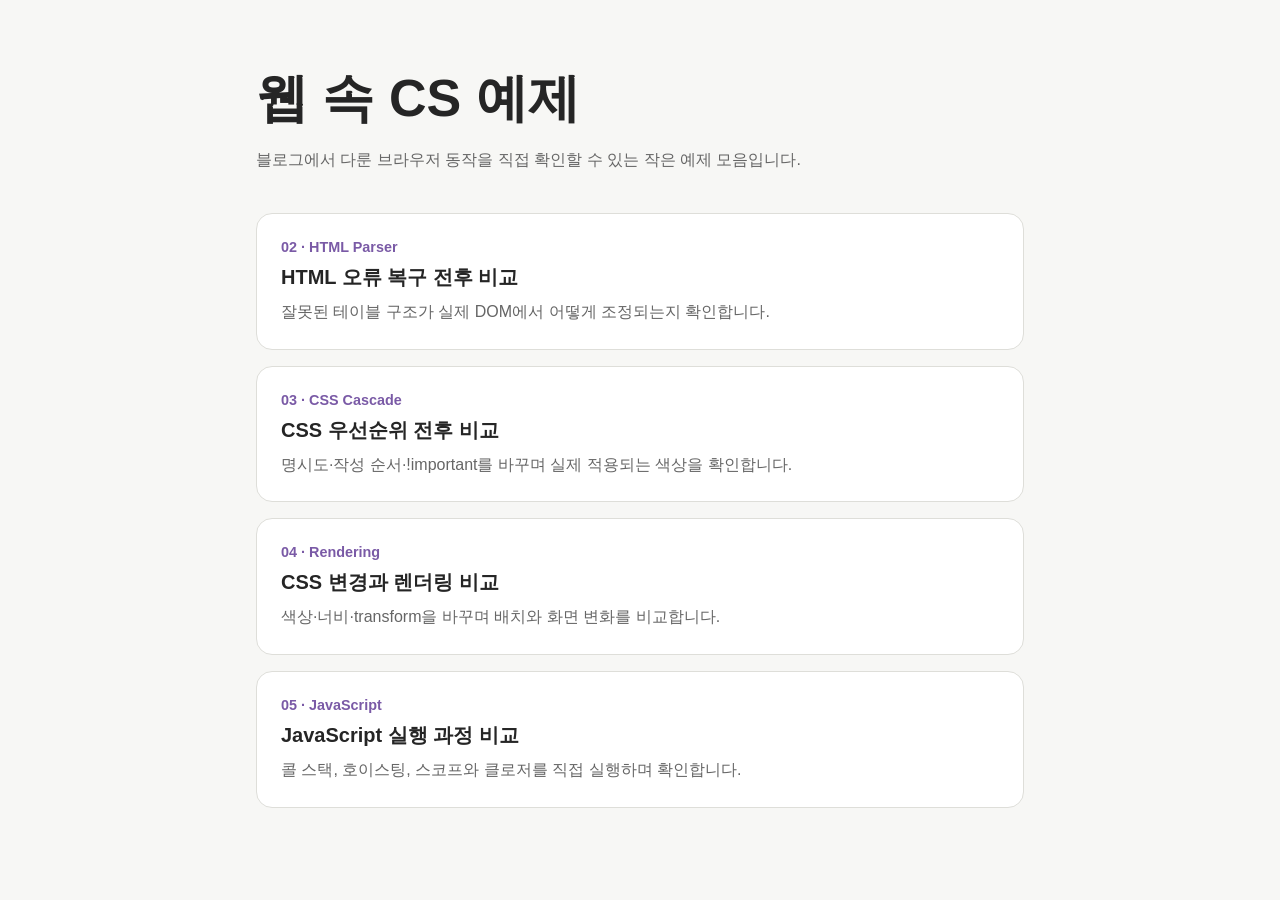
<file: index.html>
<!doctype html>
<html lang="ko">
  <head>
    <meta charset="UTF-8" />
    <meta name="viewport" content="width=device-width, initial-scale=1.0" />
    <title>웹 속 CS 예제</title>
    <style>
      * { box-sizing: border-box; }
      body {
        margin: 0;
        min-height: 100vh;
        padding: 4rem 1.5rem;
        background: #f7f7f5;
        color: #252525;
        font-family: Pretendard, "Apple SD Gothic Neo", sans-serif;
      }
      main { width: min(48rem, 100%); margin: 0 auto; }
      h1 { margin: 0 0 0.75rem; font-size: clamp(2rem, 6vw, 3.25rem); }
      .description { margin: 0 0 2.5rem; color: #666; line-height: 1.7; }
      .example {
        display: block;
        padding: 1.5rem;
        border: 1px solid #deded9;
        border-radius: 1rem;
        background: #fff;
        color: inherit;
        text-decoration: none;
        transition: transform 0.2s ease, box-shadow 0.2s ease;
      }
      .example:hover {
        transform: translateY(-0.2rem);
        box-shadow: 0 0.8rem 2rem rgb(0 0 0 / 8%);
      }
      .example + .example { margin-top: 1rem; }
      .number { color: #7a5aa6; font-size: 0.9rem; font-weight: 700; }
      h2 { margin: 0.5rem 0; font-size: 1.25rem; }
      .example p { margin: 0; color: #666; line-height: 1.6; }
    </style>
  </head>
  <body>
    <main>
      <h1>웹 속 CS 예제</h1>
      <p class="description">블로그에서 다룬 브라우저 동작을 직접 확인할 수 있는 작은 예제 모음입니다.</p>

      <a class="example" href="./02-html-parser/error-recovery/">
        <span class="number">02 · HTML Parser</span>
        <h2>HTML 오류 복구 전후 비교</h2>
        <p>잘못된 테이블 구조가 실제 DOM에서 어떻게 조정되는지 확인합니다.</p>
      </a>
      <a class="example" href="./03-css-cascade/">
        <span class="number">03 · CSS Cascade</span>
        <h2>CSS 우선순위 전후 비교</h2>
        <p>명시도·작성 순서·!important를 바꾸며 실제 적용되는 색상을 확인합니다.</p>
      </a>
      <a class="example" href="./04-rendering/">
        <span class="number">04 · Rendering</span>
        <h2>CSS 변경과 렌더링 비교</h2>
        <p>색상·너비·transform을 바꾸며 배치와 화면 변화를 비교합니다.</p>
      </a>
      <a class="example" href="./05-javascript-execution/">
        <span class="number">05 · JavaScript</span>
        <h2>JavaScript 실행 과정 비교</h2>
        <p>콜 스택, 호이스팅, 스코프와 클로저를 직접 실행하며 확인합니다.</p>
      </a>
    </main>
  </body>
</html>
</file>
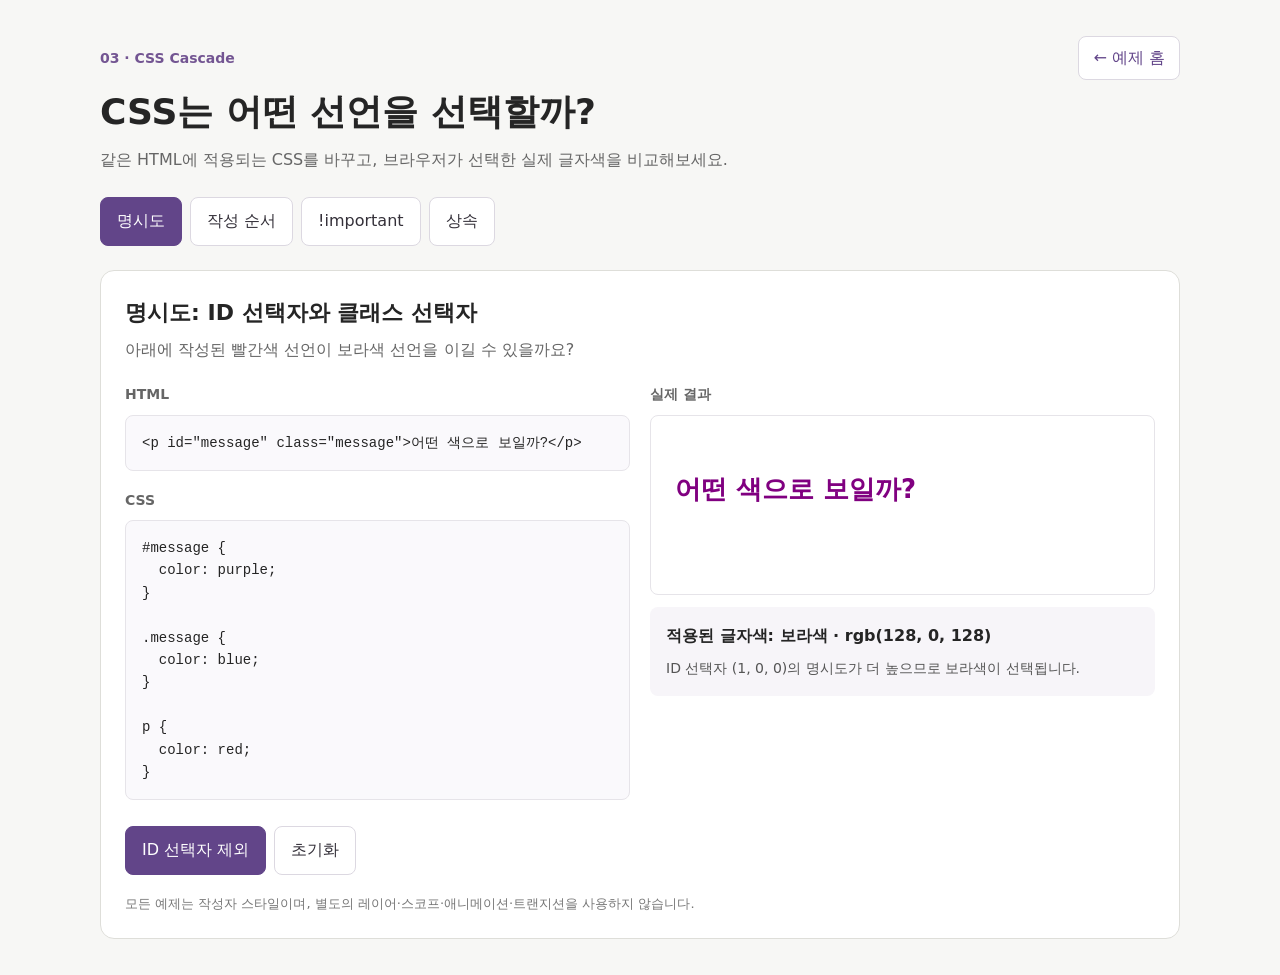
<file: 03-css-cascade/index.html>
<!doctype html>
<html lang="ko">
  <head>
    <meta charset="UTF-8" />
    <meta name="viewport" content="width=device-width, initial-scale=1.0" />
    <title>CSS 우선순위 비교 | 웹 속 CS 예제</title>
    <style>
      * { box-sizing: border-box; }
      body { margin: 0; padding: 36px 24px; background: #f7f7f5; color: #252525; font-family: "Apple SD Gothic Neo", system-ui, sans-serif; line-height: 1.65; }
      main { max-width: 1080px; margin: auto; }
      .topbar { display: flex; align-items: center; justify-content: space-between; gap: 16px; flex-wrap: wrap; margin-bottom: 8px; }
      .home-link { display: inline-flex; align-items: center; min-height: 44px; padding: 8px 14px; border: 1px solid #dcd8e1; border-radius: 8px; background: #fff; color: #624589; text-decoration: none; }
      .home-link:hover { background: #eee9f4; }
      .home-link:focus-visible { outline: 3px solid #a58abd; outline-offset: 3px; }
      .eyebrow { margin: 0; color: #735592; font-size: 14px; font-weight: 700; }
      h1 { margin: 6px 0 10px; font-size: clamp(25px, 4vw, 36px); line-height: 1.35; }
      .intro { margin: 0 0 24px; color: #666; }
      nav { display: flex; gap: 8px; flex-wrap: wrap; margin-bottom: 24px; }
      button { min-height: 44px; padding: 10px 16px; border: 1px solid #dcd8e1; border-radius: 8px; background: #fff; color: #343039; font: inherit; cursor: pointer; }
      button[aria-pressed="true"], #change { background: #624589; border-color: #624589; color: #fff; }
      button:focus-visible { outline: 3px solid #a58abd; outline-offset: 3px; }
      .panel { padding: 24px; border: 1px solid #deded9; border-radius: 14px; background: #fff; }
      h2 { margin: 0 0 6px; font-size: 22px; }
      #description { margin: 0 0 20px; color: #666; }
      .columns { display: grid; grid-template-columns: minmax(0, 1fr) minmax(0, 1fr); gap: 20px; }
      h3 { margin: 0 0 8px; color: #666; font-size: 14px; font-weight: 600; }
      pre { margin: 0 0 18px; padding: 16px; overflow: auto; border: 1px solid #e6e4e9; border-radius: 8px; background: #faf9fc; font-size: 14px; line-height: 1.6; }
      code { font-family: ui-monospace, SFMono-Regular, Menlo, monospace; }
      iframe { display: block; width: 100%; height: 180px; border: 1px solid #e6e4e9; border-radius: 8px; background: #fff; }
      .result { padding: 16px; margin-top: 12px; border-radius: 8px; background: #f7f5f9; }
      #result { margin: 0 0 8px; font-weight: 700; }
      #reason { margin: 0; font-size: 14px; color: #555; }
      .controls { display: flex; gap: 8px; flex-wrap: wrap; margin-top: 8px; }
      .note { margin: 18px 0 0; font-size: 13px; color: #777; }
      @media (max-width: 680px) { body { padding: 24px 16px; } .panel { padding: 16px; } .columns { grid-template-columns: 1fr; } }
    </style>
  </head>
  <body>
    <main>
      <div class="topbar">
        <p class="eyebrow">03 · CSS Cascade</p>
        <a class="home-link" href="../">← 예제 홈</a>
      </div>
      <h1>CSS는 어떤 선언을 선택할까?</h1>
      <p class="intro">같은 HTML에 적용되는 CSS를 바꾸고, 브라우저가 선택한 실제 글자색을 비교해보세요.</p>
      <nav aria-label="비교할 예제">
        <button type="button" data-example="specificity" aria-pressed="true">명시도</button>
        <button type="button" data-example="order" aria-pressed="false">작성 순서</button>
        <button type="button" data-example="important" aria-pressed="false">!important</button>
        <button type="button" data-example="inheritance" aria-pressed="false">상속</button>
      </nav>
      <section class="panel" aria-labelledby="example-title">
        <h2 id="example-title"></h2>
        <p id="description"></p>
        <div class="columns">
          <div>
            <h3>HTML</h3>
            <pre><code id="html-code"></code></pre>
            <h3>CSS</h3>
            <pre><code id="css-code"></code></pre>
          </div>
          <div>
            <h3>실제 결과</h3>
            <iframe id="preview" title="CSS 적용 결과"></iframe>
            <div class="result">
              <p id="result" role="status"></p>
              <p id="reason"></p>
            </div>
          </div>
        </div>
        <div class="controls">
          <button id="change" type="button"></button>
          <button id="reset" type="button">초기화</button>
        </div>
        <p class="note">모든 예제는 작성자 스타일이며, 별도의 레이어·스코프·애니메이션·트랜지션을 사용하지 않습니다.</p>
      </section>
    </main>
    <script>
      const html = '<p id="message" class="message">어떤 색으로 보일까?</p>';
      const examples = {
        specificity: {
          title: '명시도: ID 선택자와 클래스 선택자',
          description: '아래에 작성된 빨간색 선언이 보라색 선언을 이길 수 있을까요?',
          before: '#message {\n  color: purple;\n}\n\n.message {\n  color: blue;\n}\n\np {\n  color: red;\n}',
          after: '.message {\n  color: blue;\n}\n\np {\n  color: red;\n}',
          action: ['ID 선택자 제외', 'ID 선택자 복원'],
          reason: [
            'ID 선택자 (1, 0, 0)의 명시도가 더 높으므로 보라색이 선택됩니다.',
            'ID 규칙을 제외하면 클래스 선택자 (0, 1, 0)가 태그 선택자 (0, 0, 1)보다 우선합니다.',
          ],
        },
        order: {
          title: '작성 순서: 같은 선택자를 두 번 작성하면?',
          description: '선택자와 중요도는 그대로 두고, 선언 순서만 바꿔보세요.',
          before: '.message {\n  color: blue;\n}\n\n.message {\n  color: red;\n}',
          after: '.message {\n  color: red;\n}\n\n.message {\n  color: blue;\n}',
          action: ['작성 순서 뒤집기', '원래 순서로 복원'],
          reason: [
            '앞선 조건과 명시도가 같으므로 나중에 작성한 빨간색 선언이 선택됩니다.',
            '순서를 바꾸면 나중에 작성된 파란색 선언이 선택됩니다.',
          ],
        },
        important: {
          title: '!important: 명시도 비교보다 먼저',
          description: '클래스 선언에 !important를 붙이면 결과는 어떻게 달라질까요?',
          before: '#message {\n  color: purple;\n}\n\n.message {\n  color: blue;\n}',
          after: '#message {\n  color: purple;\n}\n\n.message {\n  color: blue !important;\n}',
          action: ['!important 적용', '!important 제거'],
          reason: [
            '두 선언이 모두 일반 선언이므로 명시도가 높은 ID 선택자의 보라색이 선택됩니다.',
            '중요도는 명시도보다 먼저 비교합니다. important 선언이 ID 선택자의 일반 선언보다 우선합니다.',
          ],
        },
        inheritance: {
          title: '상속: 부모의 어떤 값이 전달될까?',
          description: '부모의 글자색과 여백이 자식에게 모두 전달되는지 확인해보세요.',
          html: '<div class="parent">\n  <div id="message" class="message">부모의 색을 물려받을까?</div>\n</div>',
          before: '.parent {\n  color: purple;\n  margin: 24px;\n}',
          after: '.parent {\n  color: purple;\n  margin: 24px;\n}\n\n.message {\n  color: blue;\n}',
          action: ['자식 색상 직접 지정', '자식 색상 지정 제거'],
          reason: [
            '자식은 부모의 color를 상속하지만, margin은 상속하지 않아 초기값 0을 사용합니다. 점선은 부모 영역을 나타냅니다.',
            '자식에 color를 직접 지정하면 부모의 보라색을 상속하는 대신 자신의 파란색 선언을 사용합니다. 자식 margin은 여전히 0입니다.',
          ],
        },
      };

      let currentExample = 'specificity';
      let changed = false;
      const preview = document.getElementById('preview');
      const result = document.getElementById('result');
      const changeButton = document.getElementById('change');

      // 화면 설명과 별개로 실제 렌더링된 색을 읽음
      preview.addEventListener('load', () => {
        const target = preview.contentDocument.getElementById('message');
        const computedStyle = preview.contentWindow.getComputedStyle(target);
        const color = computedStyle.color;
        const names = {
          'rgb(128, 0, 128)': '보라색',
          'rgb(0, 0, 255)': '파란색',
          'rgb(255, 0, 0)': '빨간색',
        };
        result.textContent = `적용된 글자색: ${names[color] || color} · ${color}`;
        if (currentExample === 'inheritance') {
          result.textContent += ` / 자식 margin: ${computedStyle.margin}`;
        }
      });

      function renderExample() {
        const example = examples[currentExample];
        const exampleHtml = example.html || html;
        const css = changed ? example.after : example.before;
        const state = changed ? 1 : 0;
        document.getElementById('example-title').textContent = example.title;
        document.getElementById('description').textContent = example.description;
        document.getElementById('html-code').textContent = exampleHtml;
        document.getElementById('css-code').textContent = css;
        document.getElementById('reason').textContent = example.reason[state];
        changeButton.textContent = example.action[state];
        result.textContent = '결과 확인 중…';
        document.querySelectorAll('[data-example]').forEach(button => {
          button.setAttribute('aria-pressed', String(button.dataset.example === currentExample));
        });
        // iframe 안에서 실행해 예제와 페이지 꾸밈용 CSS가 섞이지 않게 분리
        preview.srcdoc = `<!doctype html><html lang="ko"><head><meta charset="UTF-8"><style>body { margin: 0; padding: 24px; font-family: system-ui, sans-serif; } p { margin: 32px 0; font-size: 26px; font-weight: 700; } .parent { border: 1px dashed #aaa; padding: 12px; font-size: 22px; font-weight: 700; }</style><style>${css}</style></head><body>${exampleHtml}</body></html>`;
      }

      document.querySelectorAll('[data-example]').forEach(button => {
        button.addEventListener('click', () => {
          currentExample = button.dataset.example;
          changed = false;
          renderExample();
        });
      });
      changeButton.addEventListener('click', () => {
        changed = !changed;
        renderExample();
      });
      document.getElementById('reset').addEventListener('click', () => {
        changed = false;
        renderExample();
      });
      renderExample();
    </script>
  </body>
</html>
</file>
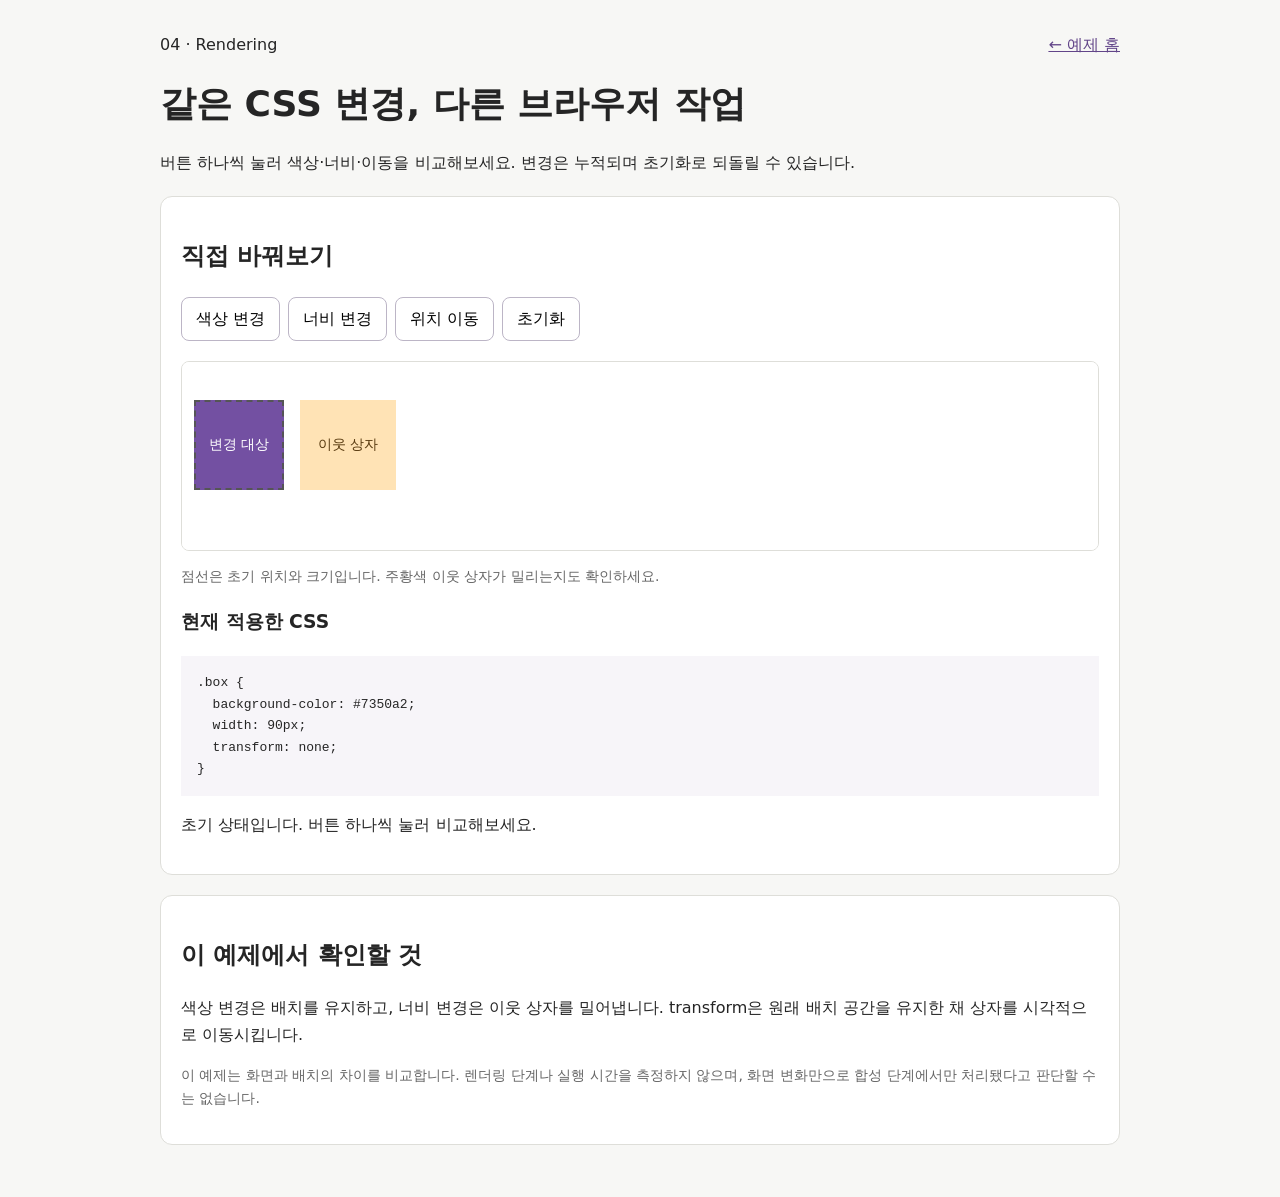
<file: 04-rendering/index.html>
<!doctype html>
<html lang="ko">
<head>
  <meta charset="UTF-8">
  <meta name="viewport" content="width=device-width, initial-scale=1">
  <title>CSS 변경과 렌더링 | 웹 속 CS 예제</title>
  <style>
    * { box-sizing: border-box; }
    body { margin: 0; padding: 32px 20px; background: #f7f7f5; color: #252525; font-family: "Apple SD Gothic Neo", system-ui, sans-serif; line-height: 1.65; }
    main { max-width: 960px; margin: auto; }
    header { display: flex; justify-content: space-between; align-items: center; gap: 16px; }
    a { color: #624589; }
    h1 { font-size: clamp(24px, 5vw, 36px); margin: 16px 0 8px; }
    .panel { padding: 20px; background: white; border: 1px solid #deded9; border-radius: 12px; margin: 20px 0; }
    .controls { display: flex; flex-wrap: wrap; gap: 8px; }
    button { min-height: 44px; padding: 8px 14px; background: white; border: 1px solid #bcb5c6; border-radius: 8px; font: inherit; cursor: pointer; }
    button:focus-visible, a:focus-visible { outline: 3px solid #9674bc; outline-offset: 3px; }
    button[aria-pressed="true"] { background: #624589; color: white; }
    iframe { display: block; width: 100%; height: 190px; border: 1px solid #deded9; margin-top: 20px; border-radius: 8px; }
    pre { padding: 16px; background: #f7f5f9; overflow: auto; }
    .note { color: #666; font-size: 14px; }
    li + li { margin-top: 8px; }
  </style>
</head>
<body>
<main>
  <header><span>04 · Rendering</span><a href="../">← 예제 홈</a></header>
  <h1>같은 CSS 변경, 다른 브라우저 작업</h1>
  <p>버튼 하나씩 눌러 색상·너비·이동을 비교해보세요. 변경은 누적되며 초기화로 되돌릴 수 있습니다.</p>
  <section class="panel" aria-labelledby="experiment">
    <h2 id="experiment">직접 바꿔보기</h2>
    <div class="controls">
      <button type="button" data-kind="color" aria-pressed="false">색상 변경</button>
      <button type="button" data-kind="width" aria-pressed="false">너비 변경</button>
      <button type="button" data-kind="transform" aria-pressed="false">위치 이동</button>
      <button type="button" id="reset">초기화</button>
    </div>
    <iframe id="preview" title="상자와 이웃 요소의 배치 비교"></iframe>
    <p class="note">점선은 초기 위치와 크기입니다. 주황색 이웃 상자가 밀리는지도 확인하세요.</p>
    <h3>현재 적용한 CSS</h3>
    <pre><code id="code"></code></pre>
    <p id="explanation" role="status"></p>
  </section>
  <section class="panel" aria-labelledby="observation">
    <h2 id="observation">이 예제에서 확인할 것</h2>
    <p>색상 변경은 배치를 유지하고, 너비 변경은 이웃 상자를 밀어냅니다. transform은 원래 배치 공간을 유지한 채 상자를 시각적으로 이동시킵니다.</p>
    <p class="note">이 예제는 화면과 배치의 차이를 비교합니다. 렌더링 단계나 실행 시간을 측정하지 않으며, 화면 변화만으로 합성 단계에서만 처리됐다고 판단할 수는 없습니다.</p>
  </section>
</main>
<script>
  const preview = document.querySelector('#preview');
  const code = document.querySelector('#code');
  const explanation = document.querySelector('#explanation');
  const buttons = [...document.querySelectorAll('[data-kind]')];
  const state = { color: false, width: false, transform: false };
  const reasons = {
    color: '배경색만 바뀝니다. 이 변경 자체는 배치 계산 없이 다시 그리는 작업이 필요할 수 있습니다.',
    width: '너비가 늘어나면서 이웃 상자의 위치도 바뀝니다. 배치 재계산이 필요한 경우입니다.',
    transform: '상자가 시각적으로 이동하지만 이웃 상자의 배치 위치는 그대로입니다. 원래 배치 공간은 유지됩니다.'
  };
  function update(kind) {
    const color = state.color ? '#2563eb' : '#7350a2';
    const width = state.width ? '150px' : '90px';
    const transform = state.transform ? 'translateX(36px)' : 'none';
    const target = preview.contentDocument.querySelector('.box');
    target.style.backgroundColor = color;
    target.style.width = width;
    target.style.transform = transform;
    code.textContent = `.box {\n  background-color: ${color};\n  width: ${width};\n  transform: ${transform};\n}`;
    buttons.forEach(button => button.setAttribute('aria-pressed', String(state[button.dataset.kind])));
    explanation.textContent = kind ? reasons[kind] : '초기 상태입니다. 버튼 하나씩 눌러 비교해보세요.';
  }
  preview.addEventListener('load', () => update());
  preview.srcdoc = `<!doctype html><html lang="ko"><head><meta charset="UTF-8"><style>
    *{box-sizing:border-box}body{margin:0;padding:24px 12px;font:14px system-ui;background:white}
    .stage{position:relative;display:flex;align-items:flex-start;gap:16px;padding-top:14px}
    .origin{position:absolute;left:0;top:14px;width:90px;height:90px;border:2px dashed #555;pointer-events:none;z-index:2}
    .box{flex-shrink:0;width:90px;height:90px;background:#7350a2;color:white;display:grid;place-items:center}
    .neighbor{flex-shrink:0;width:96px;height:90px;background:#ffe3b5;display:grid;place-items:center;color:#593b10}
    </style></head><body><div class="stage"><div class="origin" aria-hidden="true"></div><div class="box">변경 대상</div><div class="neighbor">이웃 상자</div></div></body></html>`;
  buttons.forEach(button => button.addEventListener('click', () => {
    const kind = button.dataset.kind;
    state[kind] = !state[kind];
    update(kind);
  }));
  document.querySelector('#reset').addEventListener('click', () => {
    Object.keys(state).forEach(key => state[key] = false);
    update();
  });
</script>
</body>
</html>
</file>
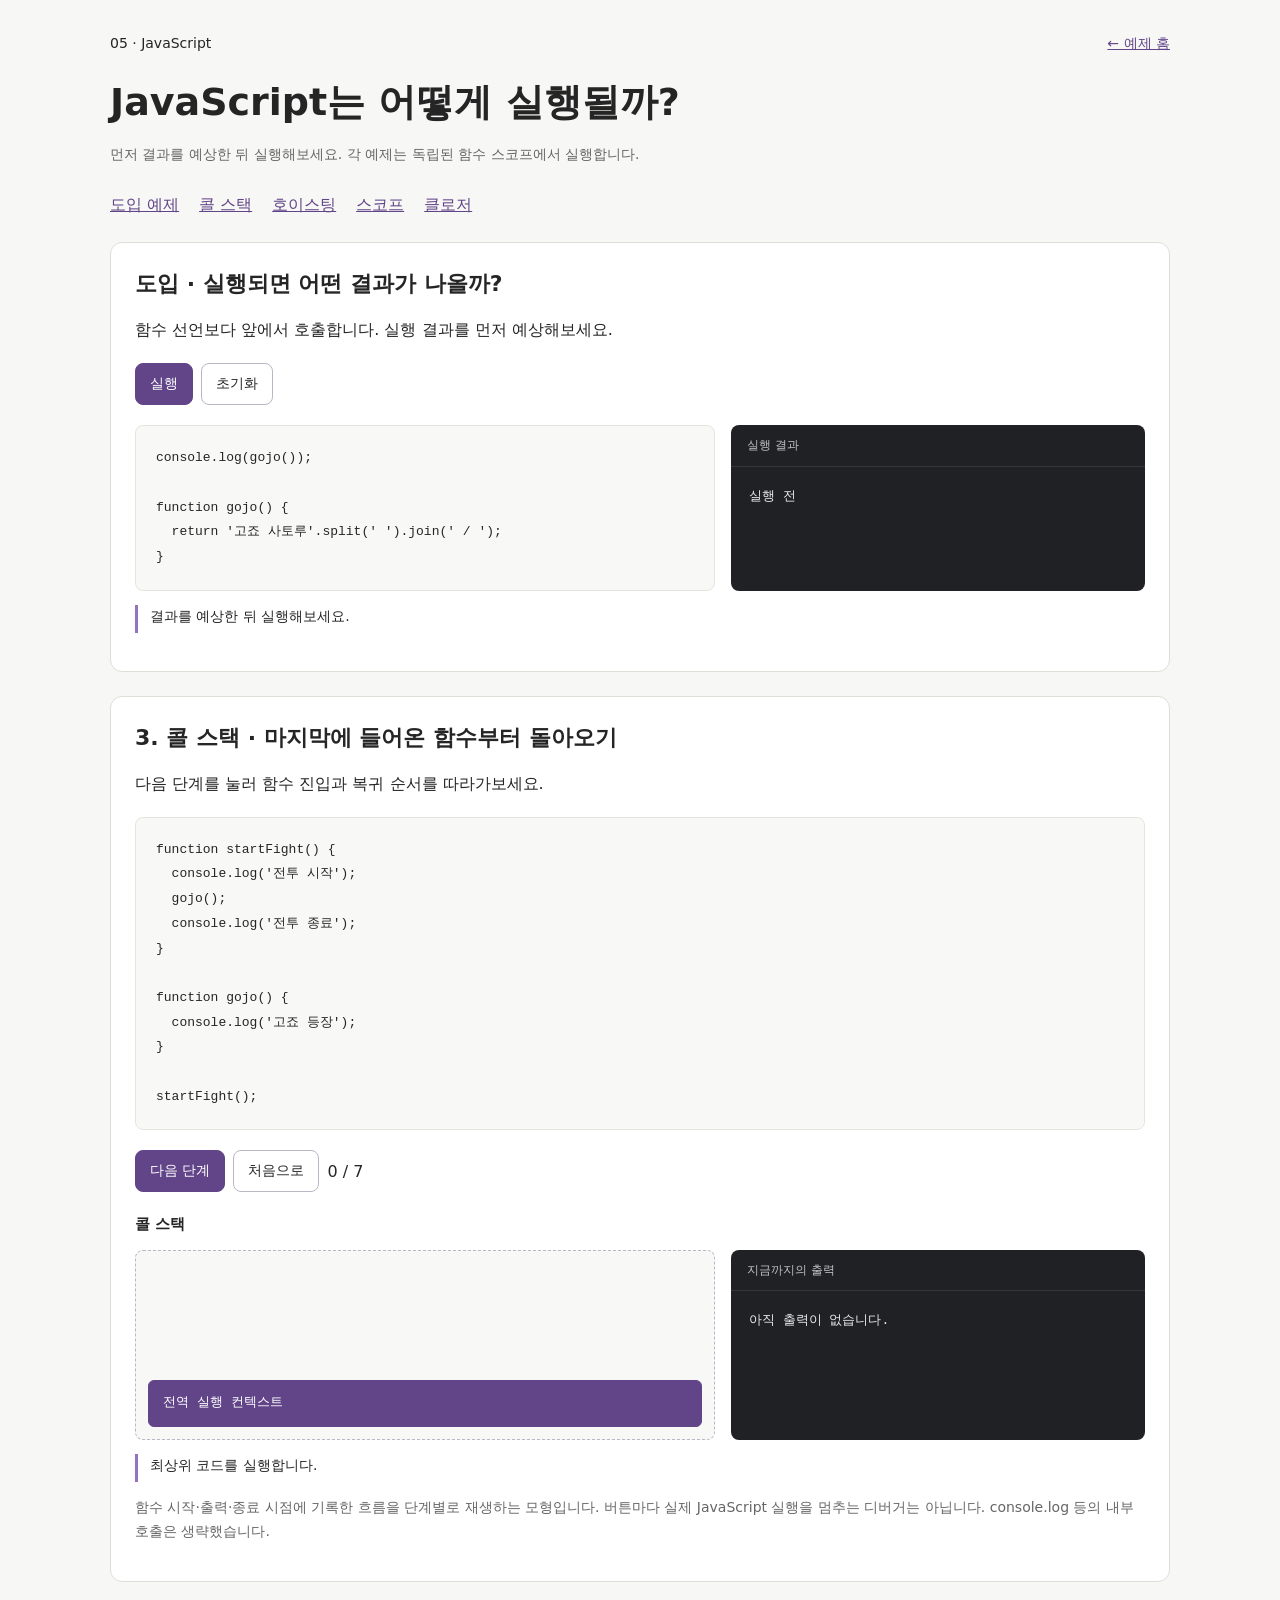
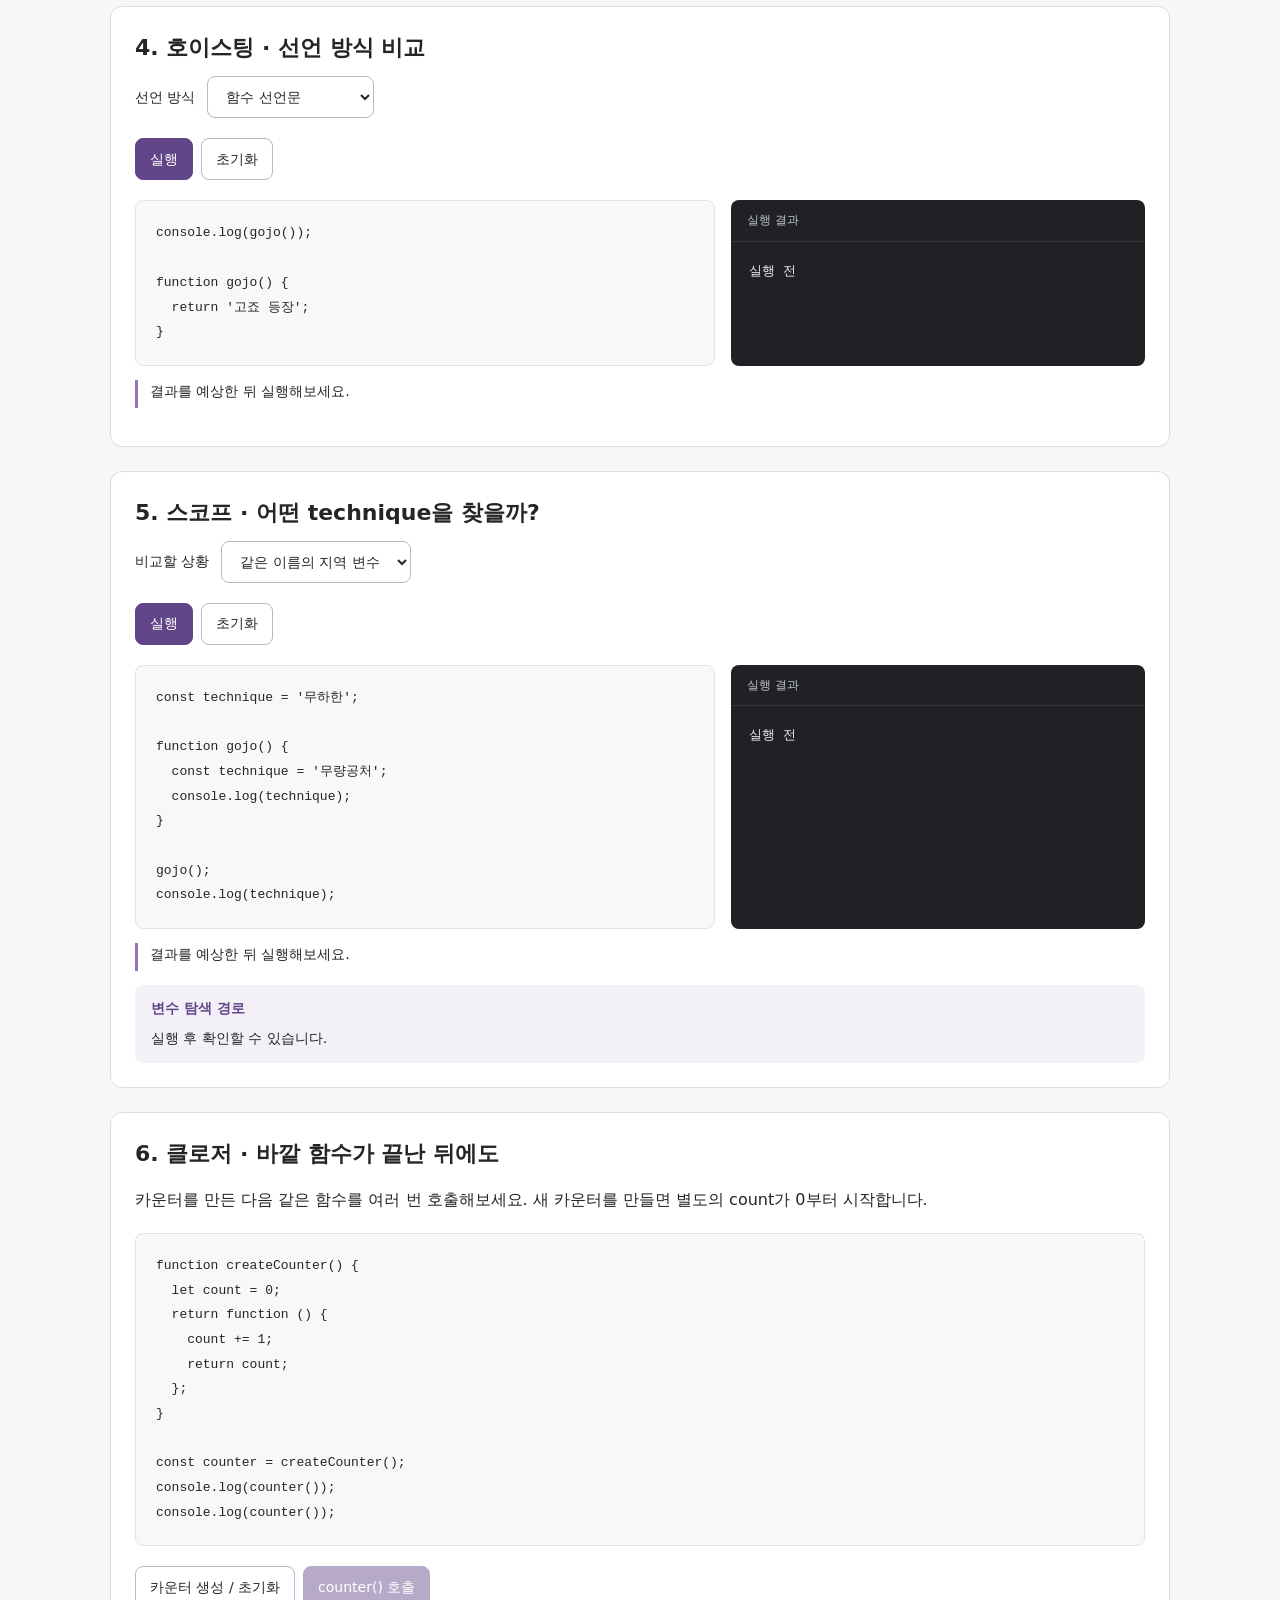
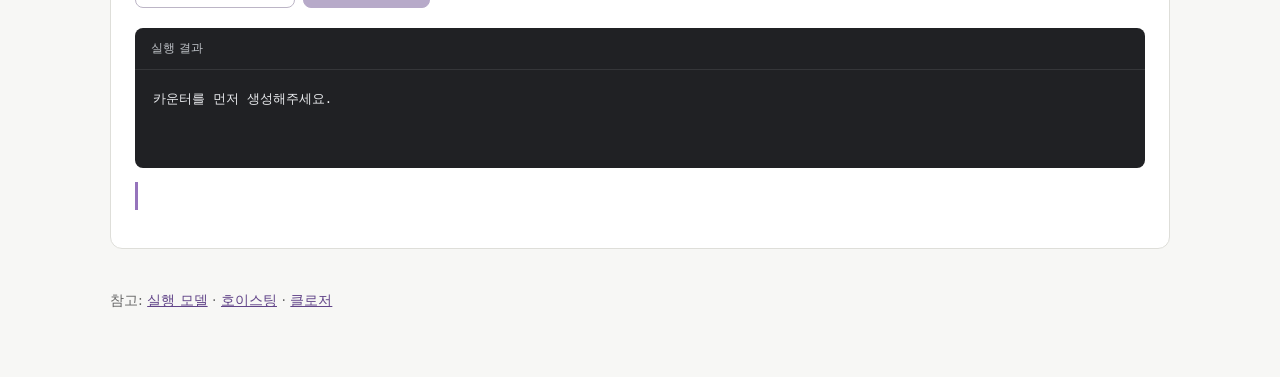
<file: 05-javascript-execution/index.html>
<!doctype html>
<html lang="ko">
<head>
  <meta charset="UTF-8">
  <meta name="viewport" content="width=device-width, initial-scale=1">
  <title>JavaScript 실행 과정 | 웹 속 CS 예제</title>
  <link rel="stylesheet" href="./styles.css">
  <script src="./app.js" defer></script>
</head>
<body>
<main>
  <header><span>05 · JavaScript</span><a href="../">← 예제 홈</a></header>
  <h1>JavaScript는 어떻게 실행될까?</h1>
  <p class="intro">먼저 결과를 예상한 뒤 실행해보세요. 각 예제는 독립된 함수 스코프에서 실행합니다.</p>
  <nav aria-label="실험 목록">
    <a href="#intro-demo">도입 예제</a><a href="#stack">콜 스택</a><a href="#hoisting">호이스팅</a><a href="#scope">스코프</a><a href="#closure">클로저</a>
  </nav>

  <section id="intro-demo" class="panel" data-demo="intro" aria-labelledby="intro-title">
    <h2 id="intro-title">도입 · 실행되면 어떤 결과가 나올까?</h2>
    <p>함수 선언보다 앞에서 호출합니다. 실행 결과를 먼저 예상해보세요.</p>
    <div class="controls"><button type="button" data-run>실행</button><button type="button" data-reset>초기화</button></div>
    <div class="comparison"><pre><code></code></pre><div class="console"><div class="console-title">실행 결과</div><output aria-live="polite"></output></div></div>
    <p class="explanation" data-explanation role="status"></p>
  </section>

  <section id="stack" class="panel" aria-labelledby="stack-title">
    <h2 id="stack-title">3. 콜 스택 · 마지막에 들어온 함수부터 돌아오기</h2>
    <p>다음 단계를 눌러 함수 진입과 복귀 순서를 따라가보세요.</p>
    <pre><code>function startFight() {
  console.log('전투 시작');
  gojo();
  console.log('전투 종료');
}

function gojo() {
  console.log('고죠 등장');
}

startFight();</code></pre>
    <div class="controls"><button type="button" id="next-step">다음 단계</button><button type="button" id="reset-stack">처음으로</button><span id="step-count"></span></div>
    <div class="comparison stack-comparison">
      <div><h3>콜 스택</h3><ol id="frames" aria-label="위에서부터 현재 실행 순서"></ol></div>
      <div class="console"><div class="console-title">지금까지의 출력</div><output id="stack-output" aria-live="polite"></output></div>
    </div>
    <p id="stack-note" class="explanation" role="status"></p>
    <p class="note">함수 시작·출력·종료 시점에 기록한 흐름을 단계별로 재생하는 모형입니다. 버튼마다 실제 JavaScript 실행을 멈추는 디버거는 아닙니다. console.log 등의 내부 호출은 생략했습니다.</p>
  </section>

  <section id="hoisting" class="panel" data-demo="hoisting" aria-labelledby="hoisting-title">
    <h2 id="hoisting-title">4. 호이스팅 · 선언 방식 비교</h2>
    <label>선언 방식 <select aria-label="선언 방식"><option value="declaration">함수 선언문</option><option value="var">var 변수</option><option value="let">let 변수</option><option value="const">const 변수</option><option value="expression">const 함수 표현식</option></select></label>
    <div class="controls"><button type="button" data-run>실행</button><button type="button" data-reset>초기화</button></div>
    <div class="comparison"><pre><code></code></pre><div class="console"><div class="console-title">실행 결과</div><output aria-live="polite"></output></div></div>
    <p class="explanation" data-explanation role="status"></p>
  </section>

  <section id="scope" class="panel" data-demo="scope" aria-labelledby="scope-title">
    <h2 id="scope-title">5. 스코프 · 어떤 technique을 찾을까?</h2>
    <label>비교할 상황 <select aria-label="스코프 상황"><option value="shadow">같은 이름의 지역 변수</option><option value="lexical">다른 함수 안에서 호출</option></select></label>
    <div class="controls"><button type="button" data-run>실행</button><button type="button" data-reset>초기화</button></div>
    <div class="comparison"><pre><code></code></pre><div class="console"><div class="console-title">실행 결과</div><output aria-live="polite"></output></div></div>
    <p class="explanation" data-explanation role="status"></p>
    <div class="path"><span>변수 탐색 경로</span><p id="scope-path">실행 후 확인할 수 있습니다.</p></div>
  </section>

  <section id="closure" class="panel" aria-labelledby="closure-title">
    <h2 id="closure-title">6. 클로저 · 바깥 함수가 끝난 뒤에도</h2>
    <p>카운터를 만든 다음 같은 함수를 여러 번 호출해보세요. 새 카운터를 만들면 별도의 count가 0부터 시작합니다.</p>
    <pre><code>function createCounter() {
  let count = 0;
  return function () {
    count += 1;
    return count;
  };
}

const counter = createCounter();
console.log(counter());
console.log(counter());</code></pre>
    <div class="controls"><button type="button" id="create-counter">카운터 생성 / 초기화</button><button type="button" id="call-counter" disabled>counter() 호출</button></div>
    <div class="console"><div class="console-title">실행 결과</div><output id="counter-output" aria-live="polite">카운터를 먼저 생성해주세요.</output></div>
    <p id="counter-note" class="explanation" role="status"></p>
  </section>

  <footer>참고: <a href="https://developer.mozilla.org/en-US/docs/Web/JavaScript/Reference/Execution_model">실행 모델</a> · <a href="https://developer.mozilla.org/en-US/docs/Glossary/Hoisting">호이스팅</a> · <a href="https://developer.mozilla.org/en-US/docs/Web/JavaScript/Guide/Closures">클로저</a></footer>
</main>
</body>
</html>
</file>
<file: 05-javascript-execution/styles.css>
* { box-sizing: border-box; }
html { scroll-padding-top: 20px; }
body { margin: 0; padding: 32px 20px; background: #f7f7f5; color: #252525; font-family: "Apple SD Gothic Neo", system-ui, sans-serif; line-height: 1.7; }
main { max-width: 1060px; margin: auto; }
header { display: flex; justify-content: space-between; align-items: center; gap: 16px; font-size: 14px; }
a { color: #624589; }
h1 { font-size: clamp(26px, 5vw, 38px); margin: 20px 0 8px; line-height: 1.4; }
h2 { font-size: 22px; line-height: 1.5; margin: 0 0 12px; }
h3 { margin: 0 0 12px; font-size: 15px; }
.intro, .note, footer { color: #666; font-size: 14px; }
nav { display: flex; flex-wrap: wrap; gap: 10px 20px; margin: 24px 0; }
.panel { padding: 24px; border: 1px solid #deded9; border-radius: 12px; background: white; margin: 24px 0; }
.controls { display: flex; flex-wrap: wrap; align-items: center; gap: 8px; margin: 20px 0; }
button, select { min-height: 42px; border: 1px solid #bcb5c6; border-radius: 8px; padding: 8px 14px; background: white; color: inherit; font: inherit; font-size: 14px; }
button { cursor: pointer; }
button[data-run], #next-step, #call-counter { background: #624589; color: white; border-color: #624589; }
button:disabled { opacity: .45; cursor: default; }
button:focus-visible, select:focus-visible, a:focus-visible { outline: 3px solid #9674bc; outline-offset: 3px; }
label { display: flex; align-items: center; flex-wrap: wrap; gap: 12px; font-size: 14px; }
.comparison { display: grid; grid-template-columns: minmax(0, 1.4fr) minmax(0, 1fr); gap: 16px; }
pre, output, #frames { font-family: ui-monospace, SFMono-Regular, Menlo, Consolas, monospace; font-size: 13px; line-height: 1.9; }
pre { margin: 0; padding: 20px; border: 1px solid #e5e5e0; border-radius: 8px; background: #f8f8f6; overflow: auto; }
#stack > pre, #closure > pre { margin-top: 20px; }
.console { min-width: 0; min-height: 140px; border-radius: 8px; background: #202124; color: #e8eaed; overflow: hidden; }
.console-title { padding: 10px 16px; color: #bdc1c6; border-bottom: 1px solid #ffffff18; font-size: 12px; }
output { display: block; padding: 18px; white-space: pre-wrap; overflow-wrap: anywhere; }
output[data-error="true"] { color: #ffb4ab; }
.explanation { min-height: 28px; padding-left: 12px; border-left: 3px solid #9674bc; font-size: 14px; }
#frames { display: flex; flex-direction: column; justify-content: flex-end; gap: 8px; list-style: none; min-height: 190px; padding: 12px; margin: 0; border: 1px dashed #bcb5c6; border-radius: 8px; background: #f8f8f6; }
#frames li { border: 1px solid #ddd5e8; border-radius: 6px; padding: 10px 14px; background: white; }
#frames li:first-child { background: #624589; color: white; border-color: #624589; }
.stack-comparison .console { align-self: end; min-height: 190px; }
.path { padding: 12px 16px; background: #f4f0f8; border-radius: 8px; font-size: 14px; }
.path span { color: #624589; font-weight: 600; }
.path p { margin: 6px 0 0; }
footer { padding: 16px 0 32px; }
@media (max-width: 720px) { body { padding: 24px 12px; } .panel { padding: 18px; } .comparison { grid-template-columns: minmax(0, 1fr); } h2 { font-size: 19px; } }
</file>
